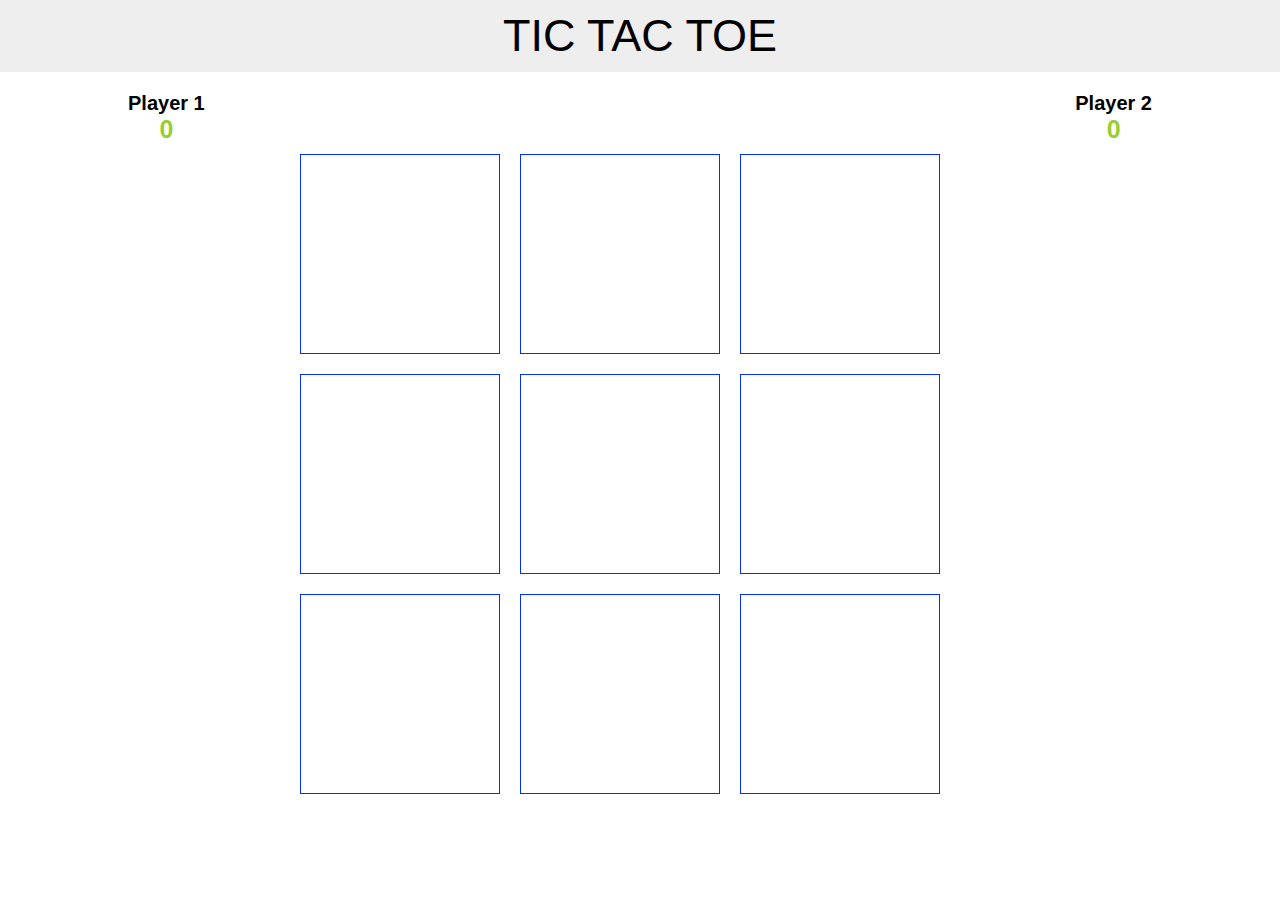
<file: tic-tac-toe/index.html>
<!DOCTYPE html>
<html lang="en">
<head>
    <meta charset="UTF-8">
    <meta name="viewport" content="width=device-width, initial-scale=1.0">
    <title>TIC TAC TOE</title>
    <link rel="stylesheet" href="css/styles.css">
</head>
<body>
    <header class="header">
        <div class="title">TIC TAC TOE</div>
    </header>
    <section class="section">
        <div class="players">
            <h3 class="players__title">
                Player 1 
                <div id="player-score-0">0</div>
            </h3>
            <h3 class="players__title">
                Player 2
                <div id="player-score-1">0</div>
            </h3>
        </div>
        <div class="wrapper">
            <button class="btn" onclick="clickBtn(event)" position='0 0'></button>
            <button class="btn" onclick="clickBtn(event)" position='0 1'></button>
            <button class="btn" onclick="clickBtn(event)" position='0 2'></button>
            <button class="btn" onclick="clickBtn(event)" position='1 0'></button>
            <button class="btn" onclick="clickBtn(event)" position='1 1'></button>
            <button class="btn" onclick="clickBtn(event)" position='1 2'></button>
            <button class="btn" onclick="clickBtn(event)" position='2 0'></button>
            <button class="btn" onclick="clickBtn(event)" position='2 1'></button>
            <button class="btn" onclick="clickBtn(event)" position='2 2'></button>
            <div id="winner" class="modal-block">
                <div class="wrapper-modal">
                    <h2 class="winner__text">The Game Winner is Player 1</h2>
                    <button class="winner__btn" onclick="windowHide()">OK</button>
                </div>
            </div>
        </div>
    </section>


    <script src="js/main.js"></script>
</body>
</html>
</file>
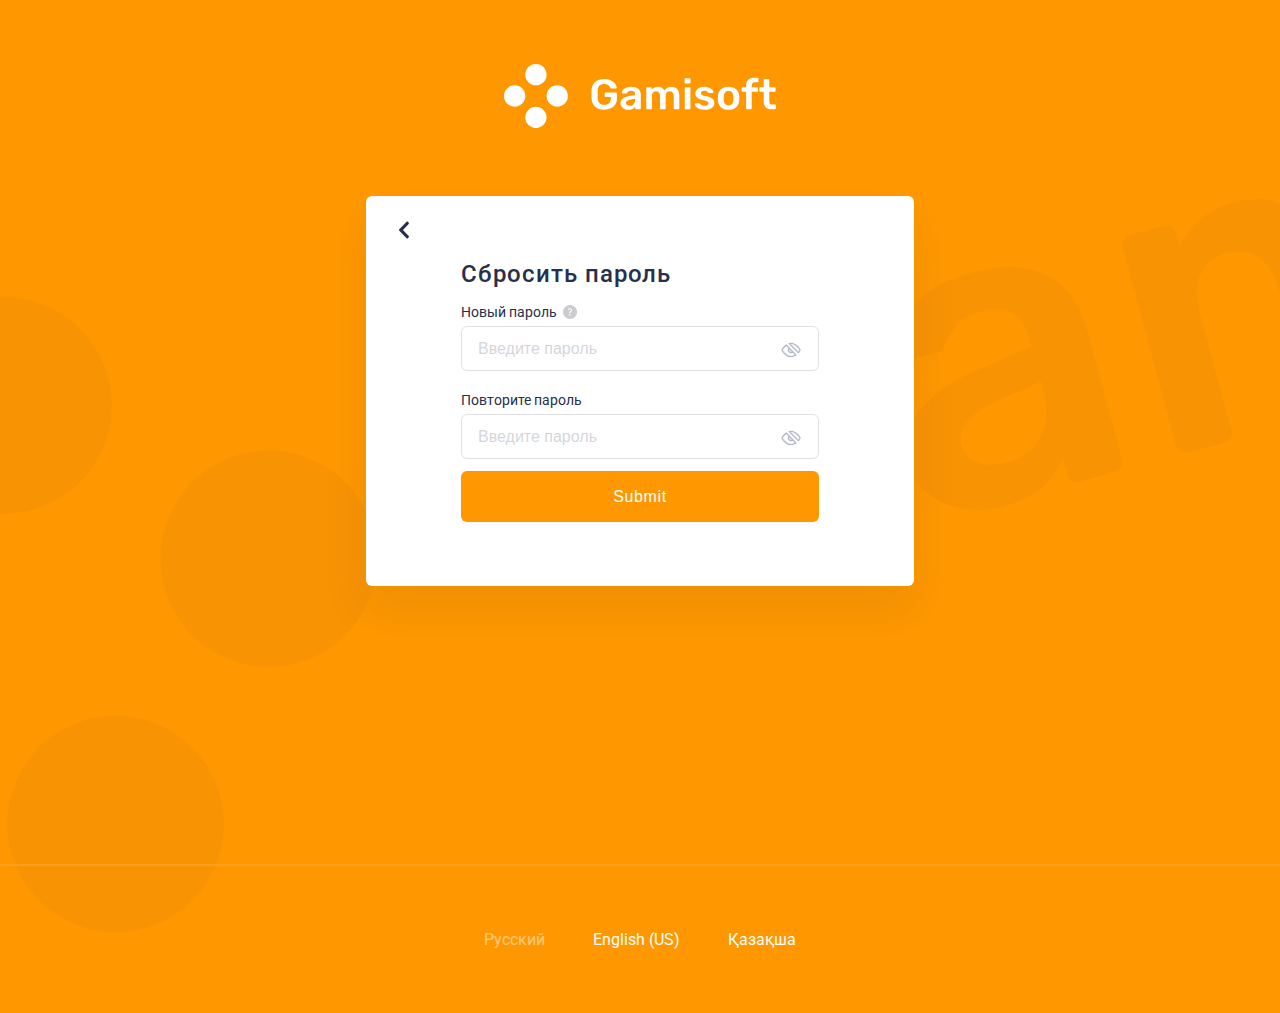
<file: gamisoft/change_pass.html>
<!DOCTYPE html>
<html lang="en">
<head>
    <meta charset="UTF-8">
    <meta name="viewport" content="width=device-width, initial-scale=1.0">
    <meta http-equiv="X-UA-Compatible" content="ie=edge">
    <title>Change Password</title>
    <link href="https://fonts.googleapis.com/css?family=Roboto:400,500&display=swap" rel="stylesheet">
    <link rel="stylesheet" href="styles/style.css">
</head>
<body>

    <section class="main-section change-section">
        <div class="logo-img">
            <img src="img/logo.svg" alt="Gamisoft Logo">
        </div>

        <form action="send_email.html" class="form-box">
            <h2 class="form-box__title">Сбросить пароль</h2>
            <div class="input-box">
                <div class="wrapper-info">
                    <p class="input-box__name">Новый пароль</p>
                    <span class="more-info-icon">
                        <img src="img/more-info.svg" alt="More Info Icon">
                    </span>
                    <div class="more-info-block">
                        Имя пользователя должно состоять из букв 
                        на латинице и цифр. Максимум 15 символов.
                    </div>
                </div>
                <div class="wrapper-password">
                    <input type="password" class="input-box__input" id="myPassword" placeholder="Введите пароль" required>
                    <span class="eye" onclick="toggleFunction()">
                        <img id="hideEye" src="img/eye-hide.svg" alt="Hidden Eye">
                        <img id="openEye" src="img/eye-show.svg" alt="Show Eye">
                    </span>
                </div>
            </div> 
            <div class="input-box last-input-box">
                <p class="input-box__name">Повторите пароль</p>
                <div class="wrapper-password">
                    <input type="password" class="input-box__input" id="myPassword2" placeholder="Введите пароль" required>
                    <span class="eye" onclick="toggleFunction2()">
                        <img id="hideEye2" src="img/eye-hide.svg" alt="Hidden Eye">
                        <img id="openEye2" src="img/eye-show.svg" alt="Show Eye">
                    </span>
                </div>
            </div>
            <input type="submit" class="btn" placeholder="Отправить">
            <div class="arrow-back">
                <a href="send_email.html"><img src="img/arrow-left.svg" alt="Arrow to back page"></a>
            </div>
        </form>
    </section>
    <footer class="footer">
        <div class="language-box">
            <div class="language-box__link active-link">
                <a href="#">Русский</a>
            </div>
            <div class="language-box__link">
                <a href="#">English (US)</a>
            </div>
            <div class="language-box__link">
                <a href="#">Қазақша</a>
            </div>
        </div>
    </footer>
    <!-- <script src="js/main.js"></script> -->
    <script>
        function toggleFunction(){
            var x = document.getElementById("myPassword");
            var y = document.getElementById("hideEye");
            var z = document.getElementById("openEye");

            if(x.type === 'password'){
                x.type = "text";
                z.style.display = 'block';
                y.style.display = 'none';
            }else {
                x.type = 'password';
                z.style.display = 'none';
                y.style.display = 'block';
            }
        }
        function toggleFunction2(){
            var x = document.getElementById("myPassword2");
            var y = document.getElementById("hideEye2");
            var z = document.getElementById("openEye2");

            if(x.type === 'password'){
                x.type = "text";
                z.style.display = 'block';
                y.style.display = 'none';
            }else {
                x.type = 'password';
                z.style.display = 'none';
                y.style.display = 'block';
            }
        }
    </script>
</body>
</html>
</file>
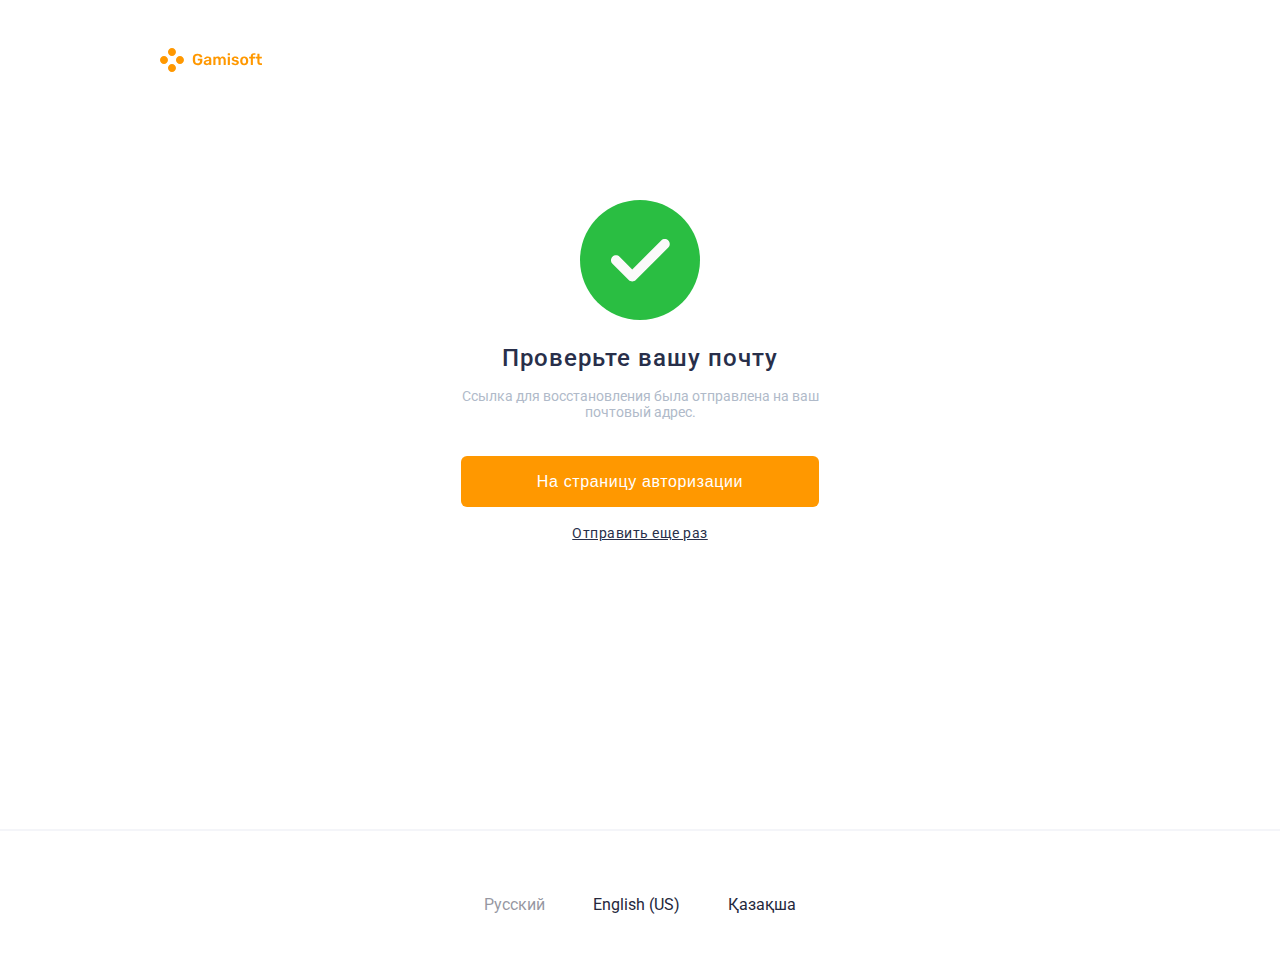
<file: gamisoft/check_email.html>
<!DOCTYPE html>
<html lang="en">
<head>
    <meta charset="UTF-8">
    <meta name="viewport" content="width=device-width, initial-scale=1.0">
    <meta http-equiv="X-UA-Compatible" content="ie=edge">
    <title>Check Email</title>
    <link href="https://fonts.googleapis.com/css?family=Roboto:400,500&display=swap" rel="stylesheet">
    <link rel="stylesheet" href="styles/style.css">
</head>
<body class="white-background">

    <section class="main-section check-email-section">
        <div class="secondary-logo">
            <img src="img/check-email-logo.svg" alt="Gamisoft Logo">
        </div>
        <form action="check_email.html" class="form-box">
            <div class="form-box__logo">
                <img src="img/accept-logo.svg" alt="Accepted logo">
            </div>
            <h2 class="form-box__title center">Проверьте вашу почту </h2>
            <p class="form-box__text center">
                Ссылка для восстановления была отправлена на ваш почтовый адрес. 
            </p>
            <input type="submit" class="btn" value="На страницу авторизации">
            <div class="secondary-link center">
                <a href="#">Отправить еще раз</a>
            </div>
        </form>
    </section>

    <footer class="footer check-email-footer">
        <div class="language-box">
            <div class="language-box__link active-link">
                <a href="#">Русский</a>
            </div>
            <div class="language-box__link">
                <a href="#">English (US)</a>
            </div>
            <div class="language-box__link">
                <a href="#">Қазақша</a>
            </div>
        </div>
    </footer>
    

    <script src="js/main.js"></script>
</body>
</html>
</file>
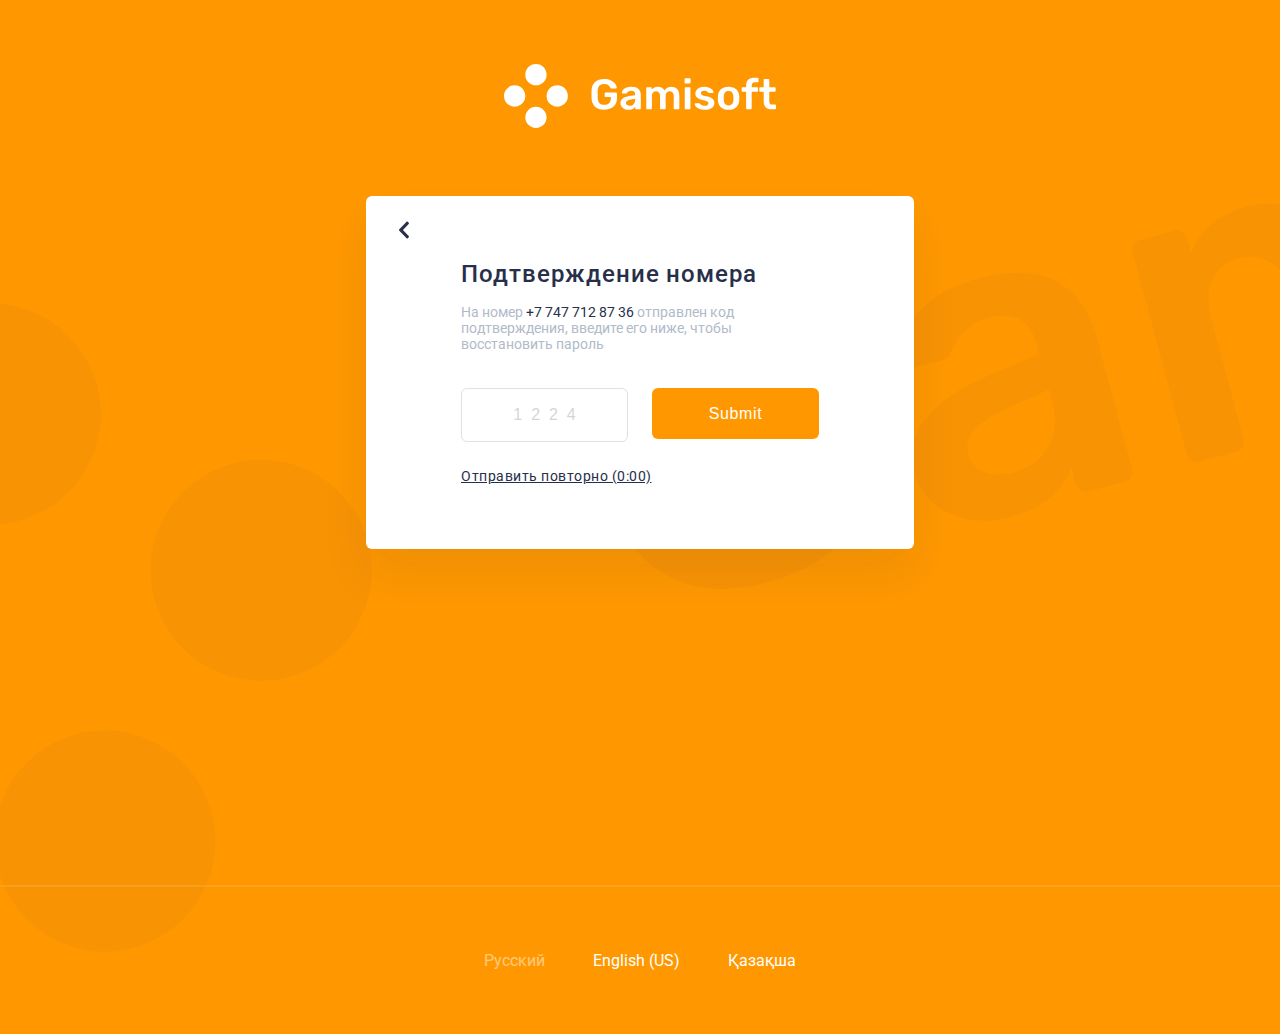
<file: gamisoft/pass_number.html>
<!DOCTYPE html>
<html lang="en">
<head>
    <meta charset="UTF-8">
    <meta name="viewport" content="width=device-width, initial-scale=1.0">
    <meta http-equiv="X-UA-Compatible" content="ie=edge">
    <title>Send Email</title>
    <link href="https://fonts.googleapis.com/css?family=Roboto:400,500&display=swap" rel="stylesheet">
    <link rel="stylesheet" href="styles/style.css">
</head>
<body>

    <section class="main-section pass-section">
        <div class="logo-img">
            <img src="img/logo.svg" alt="Gamisoft Logo">
        </div>

        <form action="index.html" class="form-box">
            <h2 class="form-box__title">Подтверждение номера</h2>
            <p class="form-box__text">
                На номер <span class="phone-number">+7 747 712  87  36</span> отправлен 
                код подтверждения, введите его ниже, чтобы восстановить пароль
            </p>
            <div class="inputs-row">
                <div class="wrapper-input" data-error="Неверный код подтверждения">
                    <input type="text" class="input-box__input" placeholder="1  2  2  4">
                </div>
                <div class="wrapper-input">
                    <input type="submit" class="btn" placeholder="Отправить">
                </div>
            </div>  
            <div class="secondary-link">
                <a href="#">Отправить повторно (0:00)</a>
            </div>
            <div class="arrow-back">
                <a href="sign.html"><img src="img/arrow-left.svg" alt="Arrow to bakc page"></a>
            </div>
        </form>
    </section>

    <footer class="footer">
        <div class="language-box">
            <div class="language-box__link active-link">
                <a href="#">Русский</a>
            </div>
            <div class="language-box__link">
                <a href="#">English (US)</a>
            </div>
            <div class="language-box__link">
                <a href="#">Қазақша</a>
            </div>
        </div>
    </footer>
    

    <script src="js/main.js"></script>
</body>
</html>
</file>
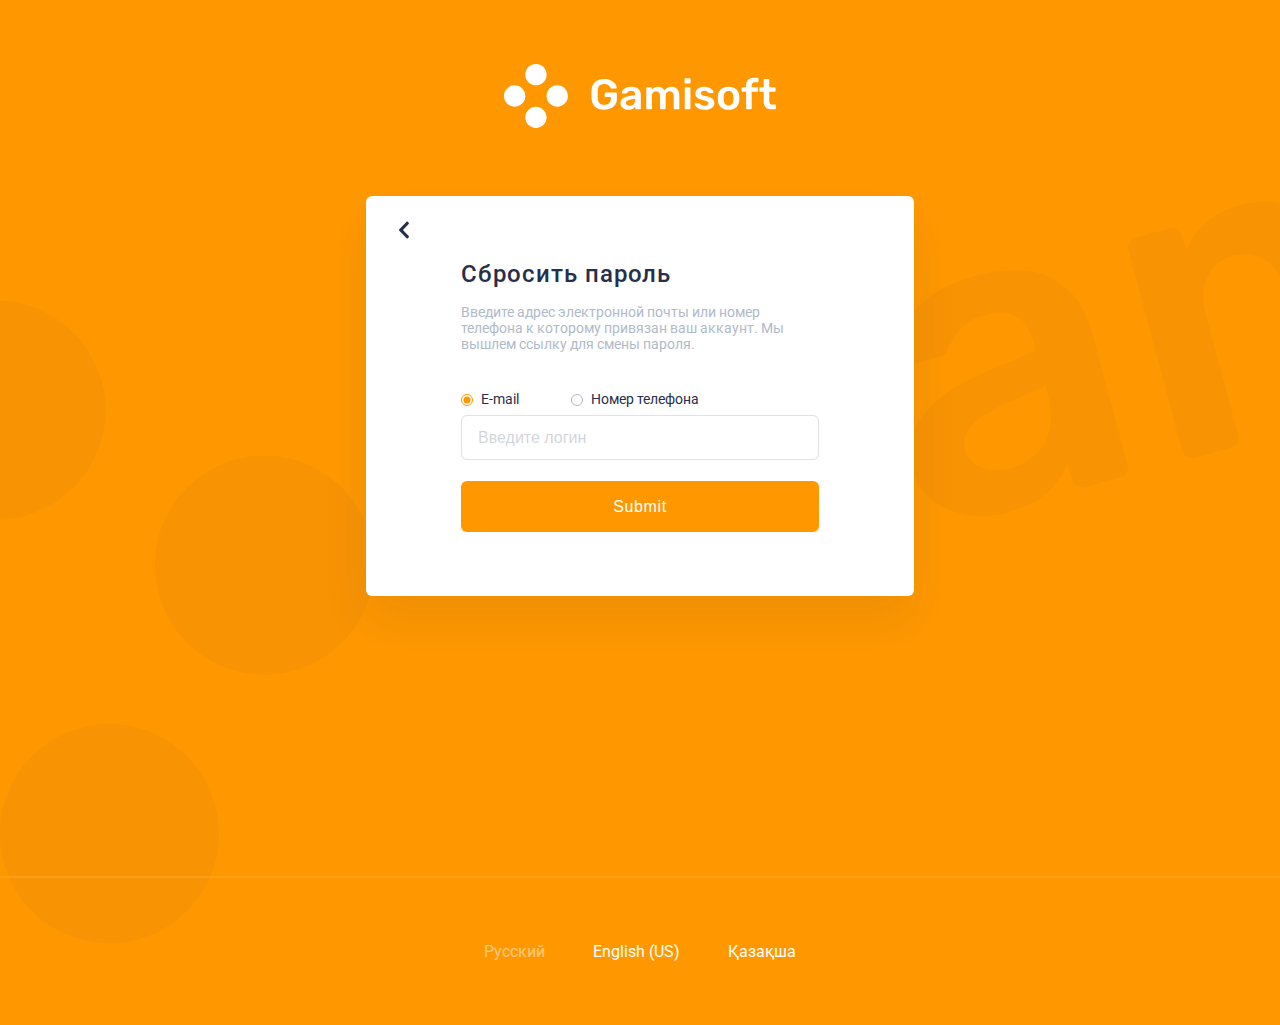
<file: gamisoft/send_email.html>
<!DOCTYPE html>
<html lang="en">
<head>
    <meta charset="UTF-8">
    <meta name="viewport" content="width=device-width, initial-scale=1.0">
    <meta http-equiv="X-UA-Compatible" content="ie=edge">
    <title>Send Email</title>
    <link href="https://fonts.googleapis.com/css?family=Roboto:400,500&display=swap" rel="stylesheet">
    <link rel="stylesheet" href="styles/style.css">
</head>
<body>

    <section class="main-section email-phone">
        <div class="logo-img">
            <img src="img/logo.svg" alt="Gamisoft Logo">
        </div>

        <form action="index.html" class="form-box">
            <h2 class="form-box__title">Сбросить пароль</h2>
            <p class="form-box__text">
                Введите адрес электронной почты или номер телефона к которому 
                привязан ваш аккаунт. Мы вышлем ссылку для смены пароля.
            </p>
            <div class="radio-group">
                <label class="radio" onclick="showMail()">
                    <input type="radio" value="email" name="contact" checked>
                    E-mail
                    <span></span>
                </label>
                <label class="radio" onclick="showPhone()">
                    <input type="radio" value="phone" name="contact">
                    Номер телефона
                    <span></span>
                </label>
            </div>
            <div class="input-box username-box" id="mail" data-error="Неправильный пароль. Повторите попытку">
                <input type="text" class="input-box__input" placeholder="Введите логин" required>
            </div> 
            <div class="input-box phone-box" id="phone">
                <input type="text" class="input-box__input" placeholder="+ 7 (___) ___-__-__">
            </div>
            <input type="submit" class="btn" placeholder="Отправить">
            <div class="arrow-back">
                <a href="sign.html"><img src="img/arrow-left.svg" alt="Arrow to bakc page"></a>
            </div>
        </form>
    </section>

    <footer class="footer">
        <div class="language-box">
            <div class="language-box__link active-link">
                <a href="#">Русский</a>
            </div>
            <div class="language-box__link">
                <a href="#">English (US)</a>
            </div>
            <div class="language-box__link">
                <a href="#">Қазақша</a>
            </div>
        </div>
    </footer>
    
    <!-- <script src="https://code.jquery.com/jquery-3.4.1.min.js" 
    integrity="sha256-CSXorXvZcTkaix6Yvo6HppcZGetbYMGWSFlBw8HfCJo="
    crossorigin="anonymous"></script> -->
    <script src="js/main.js"></script>
    <script>
        function showMail(){
            var x = document.getElementById("mail");
            var y = document.getElementById("phone");
            x.style.display = "block";
            y.style.display = "none";
        }
        function showPhone(){
            var x = document.getElementById("mail");
            var y = document.getElementById("phone");
            x.style.display = "none";
            y.style.display = 'block';
        }
    </script>
</body>
</html>
</file>
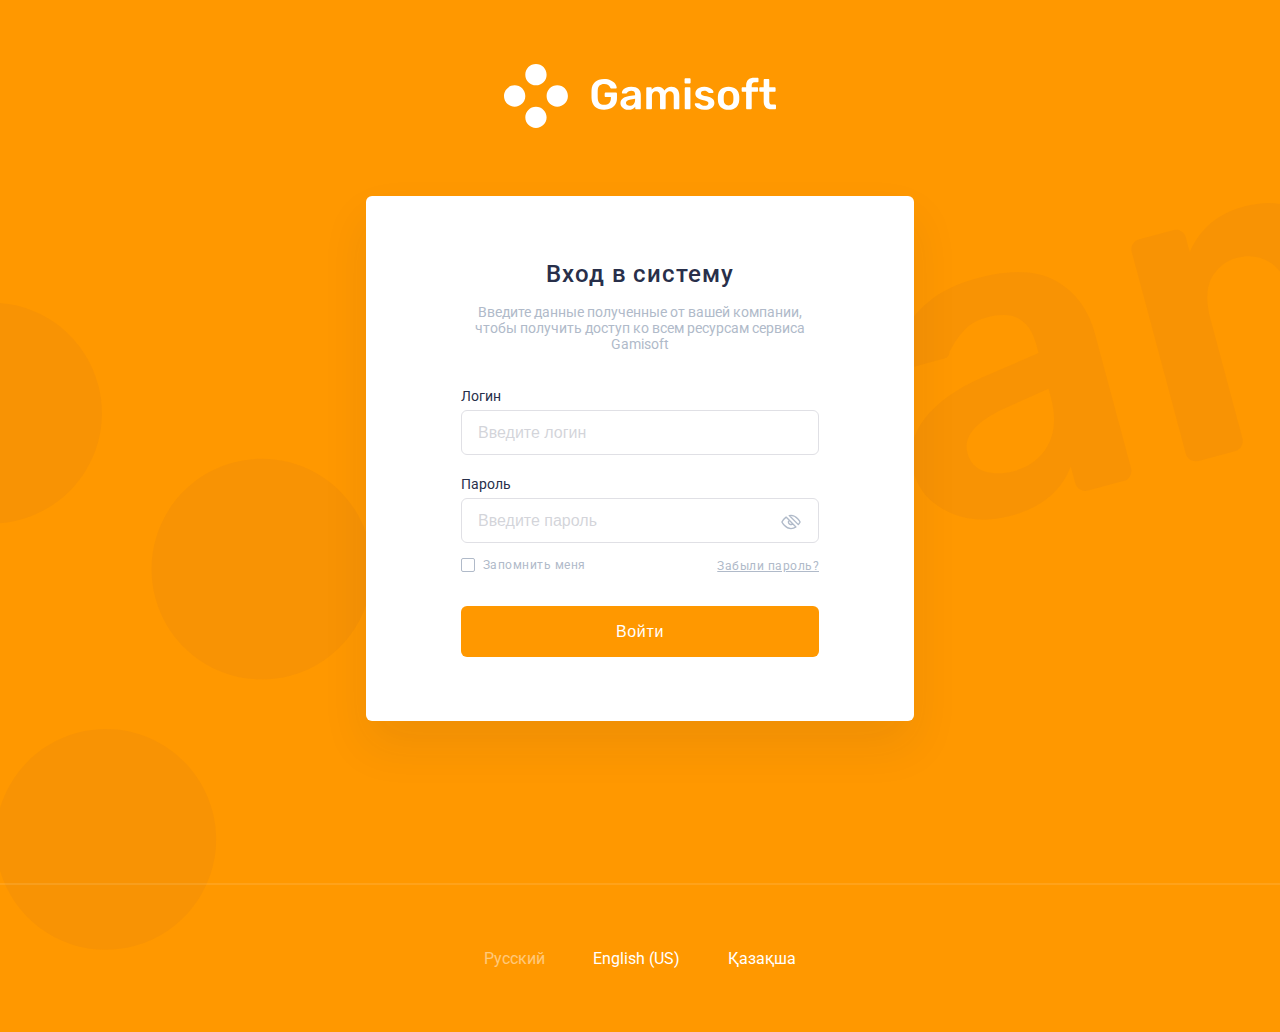
<file: gamisoft/sign.html>
<!DOCTYPE html>
<html lang="en">
<head>
    <meta charset="UTF-8">
    <meta name="viewport" content="width=device-width, initial-scale=1.0">
    <meta http-equiv="X-UA-Compatible" content="ie=edge">
    <title>Sign in</title>
    <link href="https://fonts.googleapis.com/css?family=Roboto:400,500&display=swap" rel="stylesheet">
    <link rel="stylesheet" href="styles/style.css">
</head>
<body>

    <section class="main-section login-section">
        <div class="logo-img">
            <img src="img/logo.svg" alt="Gamisoft Logo">
        </div>

        <form action="send_email.html" class="form-box">
            <h2 class="form-box__title center">Вход в систему</h2>
            <p class="form-box__text center">
                Введите данные полученные от вашей компании,  
                чтобы получить доступ ко всем ресурсам сервиса Gamisoft
            </p>
            <div class="input-box" data-error="Неверный логин">
                <p class="input-box__name">Логин</p>
                <input type="text" class="input-box__input" placeholder="Введите логин" required>
            </div>
            <div class="input-box last-input-box" data-error="Неправильный пароль. Повторите попытку">
                <p class="input-box__name">Пароль</p>
                <div class="wrapper-password">
                    <input type="password" class="input-box__input" id="myPassword" placeholder="Введите пароль" required>
                    <span class="eye" onclick="toggleFunction()">
                        <img id="hideEye" src="img/eye-hide.svg" alt="Hidden Eye">
                        <img id="openEye" src="img/eye-show.svg" alt="Show Eye">
                    </span>
                </div>
            </div>
            <div class="form-box__memory">
                <div class="checkbox-block">
                    <input type="checkbox" class="checkbox" id="remember">
                    <label for="remember">Запомнить меня</label> 
                </div>
                <div class="form-box__link center">
                    <a href="#">Забыли пароль?</a>
                </div>
            </div>
            <input type="submit" class="btn"  value="Войти">
        </form>
    </section>

    <footer class="footer">
        <div class="language-box">
            <div class="language-box__link active-link">
                <a href="#">Русский</a>
            </div>
            <div class="language-box__link">
                <a href="#">English (US)</a>
            </div>
            <div class="language-box__link">
                <a href="#">Қазақша</a>
            </div>
        </div>
    </footer>
    

    <script src="js/main.js"></script>
</body>
</html>
</file>
<file: tic-tac-toe/css/styles.css>
* {
    margin: 0;
    padding: 0;
    box-sizing: border-box;
}

html {
    font-family: sans-serif;
    font-size: 10px;
}

.header {
    padding: 10px;
    margin-bottom: 20px;
    background-color: #eee;
}

.players {
    width: 80%;
    margin: 0 auto;
    display: flex;
    justify-content: space-between;
}

.players__title {
    font-size: 2rem;
}
.players__title div {
    font-size: 2.5rem;
    color: yellowgreen;
    text-align: center;
}

.title {
    font-size: 4.5rem;
    text-align: center;
}

.wrapper {
    margin: 0 auto;
    width: 70rem;
    display: flex;
    flex-wrap: wrap;
    position: relative;
}

.btn {
    width: 20rem;
    height: 20rem;
    outline: none;
    margin: 1rem;
    border: 1px solid #002fff;
    background-color: #fff;
    font-size: 5.5rem;
}

.btn:focus {
    border-color: #000  ;
}

.modal-block {
    display: none;
    width: 80%;
    height: 80%;
    background-color: #eee;
    position: absolute;
    top: 10%;
    left: 10%;
    transform: translate(-5%, -5%);
}

.wrapper-modal {
    width: 100%;
    height: 100%;
    position: relative;
    display: flex;
    justify-content: center;
    align-items: center;
}
.winner__text {
    font-size: 2.5rem;
}
.winner__btn {
    width: 15rem;
    height: 5rem;
    border: .1rem solid #0004ff;
    outline: none;
    color: #fff;
    background-color: #002fff;
    border-radius: 1rem;
    position: absolute;
    bottom:20%;
}
</file>
<file: gamisoft/styles/style.css>
*{
    margin: 0;
    padding: 0;
    box-sizing: border-box;
}

body {
    background-image: url('../img/bg-img.svg');
    background-position: center;
    background-repeat: no-repeat;
    background-size: cover;
    background-color: #FF9800;
    font-family: 'Roboto', sans-serif;
}

.white-background {
    background-color: #fff;
    background-image: none;
}

.center {
    text-align: center;
}

/* REUSABLE */

.btn {
    width: 100%;
    background: #FF9800;
    border-radius: 6px;
    border: none;
    text-align: center;
    padding: 16px 0;
    font-weight: 500;
    font-size: 16px;
    line-height: 19px;
    text-align: center;
    letter-spacing: 0.04em;
    color: #FFFFFF;
    cursor: pointer;
}


.main-section {
    font-style: normal;
    font-weight: normal;
    border-bottom: 2px solid rgba(255, 255, 255, 0.1);
}

.arrow-back {
    position: absolute;
    top: 25px;
    left: 33px;
}

/* REUSABLE ENDS */

.login-section {
    padding: 64px 0 162px;
}

.email-phone {
    padding: 64px 0 280px;
}

.check-email-section {
    padding: 48px 0 223px;
    border-bottom: 2px solid #F4F5F9;;
}


.logo-img {
    width: 272px;
    margin: 0 auto;
}

.logo-img img {
    width: 100%;
}

.form-box {
    width: 100%;
    max-width: 548px;
    padding: 64px 95px;
    margin: 64px auto 0;
    background: #FFFFFF;
    box-shadow: 0px 24px 48px rgba(37, 40, 59, 0.08);
    border-radius: 6px;
    position: relative;
}

.form-box__title {
    font-style: normal;
    font-weight: 500;
    font-size: 24px;
    line-height: 28px;
    /* text-align: center; */
    letter-spacing: 0.04em;
    color: #282F4A;
    margin-bottom: 16px;
}

.form-box__text {
    font-size: 14px;
    line-height: 16px;
    /* text-align: center; */
    color: #B0BAC9;
    margin-bottom: 36px;
}

.input-box {
    display: flex;
    flex-direction: column;
    margin-bottom: 21px;
    position: relative;
}


/* 
    ERROR STYLES +++++++++++++++++++++++++++++++++++++++++++++++++++++++++++++++++++++++++++
*/


.input-box[data-error] .input-box__input {
    /* border-color: #F04848; */
}

.input-box[data-error]::after {
    /* content: attr(data-error);
    margin-top: 8px;
    font-size: 12px;
    line-height: 14px;
    letter-spacing: 0.04em;
    color: #F04848; */
}

.last-input-box {
    margin-bottom: 12px;
}

.input-box__name {
    font-size: 14px;
    line-height: 16px;
    color: #282F4A;
    margin-bottom: 6px;
}

.input-box__input {
    width: 100%;
    border: 1px solid #E0E0E5;
    outline: none;
    overflow: hidden;
    border-radius: 6px;
    padding: 12px 16px;
    font-size: 16px;
    line-height: 19px;
    color: #282F4A;
}

input::placeholder {
    color: #282F4A;
    opacity: 0.2;
}

.wrapper-password {
    position: relative;
}

.eye {
    position: absolute;
    right: 18px;
    top: 57%;
    cursor: pointer;
    transform: translateY(-50%);
}

.eye img {
    width: 20px;
    height: 20px;
}

#openEye,
#openEye2 {
    display: none;
}


.form-box__memory {
    display: flex;
    justify-content: space-between;
    margin-bottom: 32px;
}

.form-box__link {
    text-align: right;
}

.form-box__link a {
    font-size: 12px;
    line-height: 14px;
    letter-spacing: 0.04em;
    text-decoration: none;
    color: #B0BAC9;
    text-decoration-line: underline;
}

.checkbox-block {
    display: flex;
    align-items: center;
    position: relative;
    line-height: 14px;
}

.checkbox-block input {
    display: none;
}

.checkbox-block label {
    font-size: 12px;
    line-height: 14px;
    padding-left: 22px;
    letter-spacing: 0.04em;
    color: #B0BAC9;
    position: relative;
    cursor: pointer;
    /* vertical-align: middle; */
}

.checkbox-block label::before {
    content: '';
    position: absolute;
    left: 0;
    right: 0;
    width: 14px;
    height: 14px;
    box-sizing: border-box;
    border: 1px solid #B0BAC9;
    border-radius: 2px;
    /* vertical-align: middle; */
}   

input.checkbox:checked + label::before {
    background-color: #FF9800;
    background-image: url(../img/check.svg);
    /* background-size: cover; */
    background-repeat: no-repeat;
    background-position: center;
    border: none;
}


/* Send email */

.phone-box {
    display: none;
}

.radio-group {
    margin-bottom: 7.5px;
}

.radio {
    font-size: 14px;
    line-height: 16px;
    color: #282F4A;
    display: inline-block;
    margin-right: 48px;
    vertical-align: bottom;
    position: relative;
    padding-left: 20px;
    cursor: pointer;
}

.radio:last-child {
    margin-right: 0;
}

.radio input[type="radio"] {
    display: none;
}

.radio span {
    height: 12.44px;
    width: 12.44px;
    border-radius: 50%;
    border: 1px solid #B0BAC9;
    display: block;
    position: absolute;
    left: 0;
    bottom: 1px;
}

.radio input[type="radio"]:checked ~ span {
    background: #FFFFFF;
    border: 1px solid #FF9800;
    /* box-sizing: border-box; */
}

.radio input[type="radio"]:checked ~ span::after {
    content: '';
    position: absolute;
    width: 7px;
    height: 7px;
    background-color: #FF9800;
    border-radius: 50%;
    top: 50%;
    left: 50%;
    transform: translate(-50%, -50%);
}




/* +++++++++++++++++++++++++++++++++++++++++*/
/* Change Password */
/* +++++++++++++++++++++++++++++++++++++++++ */

.change-section {
    padding: 64px 0 278px;
}

.wrapper-info {
    display: flex;
    /* align-items: center; */
    margin-bottom: 6px;
    position: relative;
}

.wrapper-info .input-box__name {
    margin: 0 6px 0 0;
}

.more-info-icon {
    display: inline-block;
    width: 14px;
    height: 14px;
    cursor: pointer;
}
.more-info-icon:hover + .more-info-block {
    display: inline-block;
}

.more-info-block {
    width: 250px;
    height: 35px;
    display: none;
    font-size: 10px;
    line-height: 12px;
    letter-spacing: 0.04em;
    color: #282F4A;
    border-radius: 6px;
    /* border: 1px solid #E0E7FF; */
    background-image: url(../img/combined-shape.svg);
    background-repeat: no-repeat;
    background-size: 100%;
    padding: 4px 6px 5px 10px;
    text-align: center;     
    position: absolute;
    right: -12px;
    top: -16px;
    z-index: 100;
}


/* FOOTER */

.footer {
    padding: 64px 0;
}

.language-box {
    display: flex;
    justify-content: center;
    align-items: center;
}

.language-box__link {
    margin: 0 24px;
    font-family: Roboto;
    font-style: normal;
    font-weight: normal;
    font-size: 16px;
    line-height: 19px;
}

.language-box__link a {
    text-decoration: none;
    color: #fff;
}

.active-link {
    opacity: 0.48;
}


/* +++++++++++++++++++++++++++++++++++++++++*/
/* Check Email */
/* +++++++++++++++++++++++++++++++++++++++++ */

.form-box__logo {
    width: 120px;
    height: 120px;
    margin: 0 auto 24px;
}
.form-box__logo img {
    width: 100%;
}


.secondary-logo {
    width: 102px;
    height: 24px;
    margin-left: 160px;
}

.secondary-logo img {
    width: 100%;
}

.check-email-section .form-box {
    box-shadow: none;
    border-radius: none;

}   

.secondary-link {
    margin-top: 16px;
    /* text-align: center; */
}

.secondary-link a {
    font-size: 14px;
    line-height: 16px;
    letter-spacing: 0.5px;
    text-decoration-line: underline;
    color: #282F4A;
}


.check-email-footer .language-box__link a {
    color: #25283C;
}



/* ++++++++++++++++++++++++++++++++++++++++++ */
/* PASS SECTION */
/* ++++++++++++++++++++++++++++++++++++++++++ */

.pass-section {
    padding: 64px 0 336px;
}

.inputs-row {
    display: flex;
    justify-content: space-between;
}

.wrapper-input {
    width: 167px;
}

.wrapper-input .input-box__input {
    width: 100%;
    padding: 17px 0;
    height: 100%;
    text-align: center;
}

.phone-number {
    color: #282F4A;
}

.pass-section .secondary-link {
    margin-top: 24px;
}
</file>
